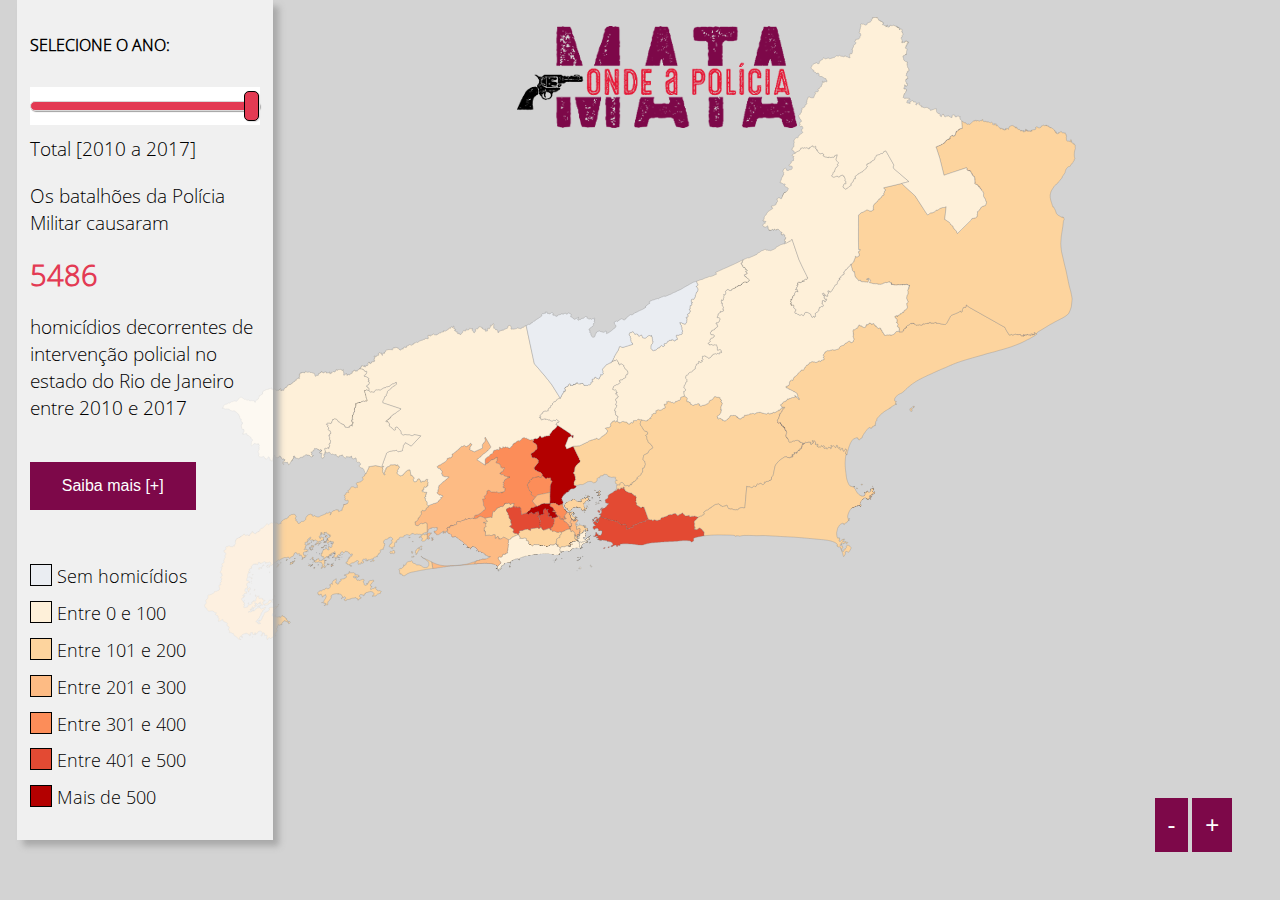
<file: index.html>
<html lang="pt-br">
<head>
  <!-- Global site tag (gtag.js) - Google Analytics -->
<script async src="https://www.googletagmanager.com/gtag/js?id=UA-116577132-1"></script>
<script>
  window.dataLayer = window.dataLayer || [];
  function gtag(){dataLayer.push(arguments);}
  gtag('js', new Date());

  gtag('config', 'UA-116577132-1');
</script>

  <meta charset="utf-8">
  <meta name="viewport" content="width=device-width, initial-scale=1.0">
  <meta name="keywords" content="Violência Policial,Autos de Resistência,Rio de Janeiro,Polícia Militar">
  <meta name="author" content="Adriano Belisário - @belisards">
  <meta http-equiv="X-UA-Compatible" content="IE=edge" />
  <link href="css/style.css" rel="stylesheet">

  <title>Onde a Polícia Mata?</title>

  <script src="js/d3.v4.min.js"></script>
  <script src="js/topojson.v2.min.js"></script>
</head>

<div class="logo">
  <img src="logo.png" alt ="Onde a Polícia Mata?"></img>
</div>


<body>
<div id="saibamais-cont" class="modal">
    <div class="modal-content">
      <span class="close">&times;</span>
       <p>
<b>Onde a Polícia Mata</b> é um projeto de mapeamento dos homicídios praticados por policiais militares do estado do Rio de Janeiro, em casos registrados como “autos de resistência”. A construção de um mapa surge da necessidade de sublinhar a desigualdade da atuação policial em diferentes áreas da metrópole fluminense e do estado, de forma a dar visibilidade às áreas com maior ocorrência de violência letal por parte do Estado. O mapa demonstra que onde a polícia mata, não por acaso, são os territórios pobres e periféricos do estado.          </p>
        <p>
Os assassinatos cometidos policiais normalmente são registrados como "autos de resistência" e classificados separadamente pelas forças de segurança pública, que alegam suposta morte por "exclusão de ilicitude”. Isto significa que o homicídio praticado pelo policial assume desde logo a presunção de que não é ilícito, contrário ao ordenamento legal, pois teria sido praticado em legítima defesa ou com o objetivo de "vencer a resistência" de supostos autores de crimes. A presunção de legalidade da ação policial não se esgota na mera classificação dos casos - a legitimação dos homicídios praticados por policiais pode ser verificável durante todo o tratamento conferido pelo sistema de justiça criminal, incluindo o Ministério Público e o Poder Judiciário. </p>
        <p>
<b>Onde a Polícia Mata</b> reúne dados sobre a distribuição dos autos de resistência nos anos entre 2010 e 2017, de acordo com as informações disponibilizadas pelo Instituto de Segurança Pública (ISP). O mapa apresenta a distribuição de acordo com a soma dos registros neste período, de acordo com as áreas de atuação de um batalhão da Polícia Militar, também chamadas de Áreas Integradas de Segurança Pública (AISPs). 
<p>
<b>Notas:</b>Em 2010, não há dados para 41° batalhão pois esta AISP foi criada naquele ano a partir da área do 9° batalhão. E, em julho de 2011, a AISP 13 foi incorporada na região 5, enquanto a AISP 1 se uniu às AISPS 4 e 5.
  </p>


</p>
        <p>Realização: <a href="https://global.org.br/" target="_blank">Justiça Global</a></p>
        <p>Apoio: <a href="http://br.boell.org/pt-br" target="_blank"> Fundação Heinrich Böll</a> e <a href="https://www.fordfoundation.org/regions/brazil/" target="_blank"> Fundação Ford</a></p>

         <p>Desenvolvimento em <a href="https://github.com/belisards/ondeapoliciamata/" target="_blank">código-aberto</a> por <a href="https://twitter.com/belisards/"" target="_blank">Adriano Belisário</a></p>
    </div>
  </div>


      <div class="zoom-cont">
    <button class="zoom" id="zoom-out">-</button>
    <button class="zoom" id="zoom-in">+</button>
  </div>
    <!-- Mapa -->
     <div id="map">
     </div>

  <div id="wrap">
<div id="legenda"></div>
<!-- Menu -->
<div class="menu">
  <div class="sliderContainer">
    <h4>SELECIONE O ANO:</h4>
    <input id="timeslide" type="range" min="0" max="8" value="8" step="1" list="ticks"/><br>
    <datalist id="ticks">
      <option>2010</option>
      <option>2011</option>
      <option>2012</option>
      <option>2013</option>
      <option>2014</option>
      <option>2015</option>
      <option>2016</option>
      <option>2017</option>
      <option>Total</option>
    </datalist>
    <span id="range">Total [2010 a 2017]</span>
  </div>

  <div class="dados">
    <p></p>
  </div>

  <br>
  <button id="saibamais">Saiba mais [+]</button>

  <!-- Legenda -->
  <div class="label-cont">
   <ul class="label label-total">
    <br />
    <li><span class="zero"></span> Sem homicídios</li><br />
    <li><span class="grau1"></span> Entre 0 e 100</li><br />
    <li><span class="grau2"></span> Entre 101 e 200</li><br />
    <li><span class="grau3"></span> Entre 201 e 300</li><br />
    <li><span class="grau4"></span> Entre 301 e 400</li><br />
    <li><span class="grau5"></span> Entre 401 e 500</li><br />
    <li><span class="grau6"></span> Mais de 500</li><br />
  </ul>
  <ul class="label label-ano hidden">
    <br />
    <li><span class="zero"></span> Sem homicídios</li><br />
    <li><span class="grau1"></span> Entre 0 e 19</li><br />
    <li><span class="grau2"></span> Entre 20 e 39</li><br />
    <li><span class="grau3"></span> Entre 40 e 59</li><br />
    <li><span class="grau4"></span> Entre 60 e 79</li><br />
    <li><span class="grau5"></span> Entre 80 e 100</li><br />
    <li><span class="grau6"></span> Mais de 100</li><br />
  </ul>
  </div>

</div>
</div>
</body>
</html>

<script>  

// Texto modal Saiba mais
var modal = document.getElementById('saibamais-cont');

// Get the button that opens the modal
var btn = document.getElementById("saibamais");

// Get the <span> element that closes the modal
var span = document.getElementsByClassName("close")[0];

// When the user clicks the button, open the modal 
btn.onclick = function() {
  modal.style.display = "block";
}

// When the user clicks on <span> (x), close the modal
span.onclick = function() {
  modal.style.display = "none";
}

// When the user clicks anywhere outside of the modal, close it
window.onclick = function(event) {
  if (event.target == modal) {
    modal.style.display = "none";
  }
}


// Setup inicial mapa

var dims = {
  width: 800,
  height: 400
};

var centered;

// Scroll
const zoom = d3.zoom()
.scaleExtent([1, 20])
.on('zoom', zoomed);


function zoomed() {
  d3.select('g').attr('transform', d3.event.transform);
  var transform = d3.event.transform; 
  g.style("stroke-width", 1.5 / transform.k + "px");
  g.attr("transform", transform);
}

// Botões
d3.select('#zoom-in').on('click', function() {
  // Smooth zooming
  zoom.scaleBy(svg.transition().duration(350), 1.5);
});
d3.select('#zoom-out').on('click', function() {
  // Ordinal zooming
  zoom.scaleBy(svg, 1 / 1.5);
});


// Timeslider
var inputValue = 'no total';
var time = ["em 2010","em 2011","em 2012","em 2013","em 2014", "em 2015", "em 2016", "em 2017", "no total"];
var timeProp = ["dez","onze", "doze", "treze", "catorze", "quinze", "dezesseis", "dezesete", "Total"];
var timeano = ["2010","2011","2012","2013","2014", "2015", "2016", "2017", "Total [2010 a 2017]"];
var ano_selecionado = 8;

// desenha o mapa
var projection = d3.geoMercator()
.translate([dims.width / 2, dims.height / 2])
.scale((dims.width)/ Math.PI);

var path = d3.geoPath().projection(projection);

var svg = d3.select("#map")
.append("svg")
.attr("preserveAspectRatio", "xMinYMin meet")
.attr("viewBox", "0 0 " + dims.width + " " + dims.height)
.classed("svg-content-responsive", true)
.call(zoom)
;

var tooltip = d3.select('#legenda').append('div')
.attr('class', 'hidden tooltip');

var g = svg.append("g");

// Carrega os dados
d3.json("autoresistenciario.json", function(error, aisp) {
  projection.fitSize([dims.width,dims.height], topojson.feature(aisp, aisp.objects.LIMITE_AISP));
  g.attr("class", "regiao")
  .selectAll("path")
  .data(topojson.feature(aisp, aisp.objects.LIMITE_AISP).features)
  .enter().append("path")
  .attr( "fill", timeMatch)
  .attr("d", path) 
  .on('mousemove', mousemoved)
  .on('mouseover', tipMouseOver) 
  .on('mouseout', mousegone)
  .on('click', clicked)
}); 


// descritivo Batalhao na direita

tipMouseOver = function(d, i) {
  var nome_ano = timeProp[ano_selecionado];
  var valor = d.properties[nome_ano];

  if (inputValue != "no total") {

  d3.select(".dados").html("<p>O " + d.properties.AISP + "° batalhão da Polícia Militar causou <b class='homicidios'>" + valor + "</b> homicídios decorrentes de intervenção policial </b>" + time[ano_selecionado]  + " e <b class='homicidios'>" +  d.properties.Total + " </b>entre 2010 e 2017</p>")

        }

      /// tooltip da direita conteudo              
    }

    var tipMouseOut = function(d) {
                  d3.select(".dados").classed("hidden", true); // 
                };

/// fim menu lateral


/// Funções que lidam com a tooltip ao mover o mouse
function mousemoved(d) {
  var nome_ano = timeProp[ano_selecionado];
  var valor = d.properties[nome_ano];
  tooltip.classed('hidden', false)
  .attr('style', 'left:' + (d3.event.clientX + 5) + 'px; top:' + (d3.event.clientY - 5) + 'px')
  .html(
   "<p>O <b>" + d.properties.AISP + "° BATALHÃO</b> causou <b>" + valor + " homicídios </b>" + time[ano_selecionado]   +  "</p><p>Regiões: " + d.properties.bairros  + "</p>"
                     
          )  
}

function mousegone() {
    tooltip.classed('hidden', true);
  }

/// Zoom no click
function clicked(d) {

  var x, y, k;

  if (d && centered !== d) {
    var centroid = path.centroid(d);
    x = centroid[0];
    y = centroid[1];
    k = 4;
    centered = d;
  } else {
    x = dims.width / 2;
    y = dims.height / 2;
    k = 1;
    centered = null;
  }

  g.selectAll("path")
  .classed("active", centered && function(d) { return d === centered; });

  g.transition()
  .duration(1500)
  .attr("transform", "translate(" + dims.width / 2 + "," + dims.height / 2 + ")scale(" + k + ")translate(" + -x + "," + -y + ")")
  .style("stroke-width", 1.5 / k + "px");
}
/// Fim do Zoom


// Atualiza as cores quando move o filtro
d3.select("#timeslide").on("input", function() {
  ano_selecionado = this.value
  update(+this.value);
});

function update(value) {
  document.getElementById("range").innerHTML=timeano[value];
  inputValue = time[value];
  d3.selectAll("path")
  .style("fill", timeMatch)
  ;
}

function timeMatch(aisp) {
  if (inputValue != "no total") {
   d3.select('.label-ano').classed('hidden', false);
   d3.select('.label-total').classed('hidden', true);
   var nome_ano = timeProp[ano_selecionado];
  var totais_ano = ["855","523","419","416","584","645","925","1124"];
  
  d3.select(".dados").html("<p>Os batalhões da Polícia Militar causaram</p><b class='homicidios'>" + totais_ano[ano_selecionado] + "</b><p>homicídios decorrentes de intervenção policial no estado do Rio de Janeiro em " + timeano[ano_selecionado]);


   if (aisp.properties[nome_ano] == "0") {
    return '#eaedf2'
  }
  if (aisp.properties[nome_ano] >= "1" && aisp.properties[nome_ano] <= "19") {
    return '#fef0d9'
  }
  if (aisp.properties[nome_ano] >= "20" && aisp.properties[nome_ano] <= "39") {
    return '#fdd49e'
  }
  if (aisp.properties[nome_ano] >= "40" && aisp.properties[nome_ano] <= "59") {
    return '#fdbb84'
  }
  if (aisp.properties[nome_ano] >= "60" && aisp.properties[nome_ano] <= "79") {
    return '#fc8d59'
  }
  if (aisp.properties[nome_ano] >= "80" && aisp.properties[nome_ano] <= "99") {
    return '#e34a33'
  }
  if (aisp.properties[nome_ano] >= "100") {
    return '#b30000'
  }
  else {
    return 'black'
  }
}
else  {
  d3.select('.label-ano').classed('hidden', true);
  d3.select('.label-total').classed('hidden', false);
d3.select(".dados").html("<p>Os batalhões da Polícia Militar causaram</p><b class='homicidios'>5486</b><p>homicídios decorrentes de intervenção policial no estado do Rio de Janeiro entre 2010 e 2017</p>");
  if (aisp.properties.Total < "1") {
    return '#eaedf2'
  }
  if (aisp.properties.Total > "0" && aisp.properties.Total <= "50") {
    return '#fef0d9'
  }
  if (aisp.properties.Total >= "50" && aisp.properties.Total <= "100") {
    return '#fdd49e'
  }
  if (aisp.properties.Total >= "100" && aisp.properties.Total < "200") {
    return '#fdbb84'
  }
  if (aisp.properties.Total >= "200" && aisp.properties.Total < "350") {
    return '#fc8d59'
  }
  if (aisp.properties.Total >= "350" && aisp.properties.Total < "500") {
    return '#e34a33'
  }
  if (aisp.properties.Total >= "500" && aisp.properties.Total <= "560") {
    return '#b30000'
  }
  else {
    return 'black'
  ;
  }
}
;
}  

</script>
</file>
<file: css/style.css>
* {
    box-sizing: border-box;
}

@font-face {
  font-family: 'Open Sans';
  src: local('Open Sans Light'), local('OpenSans-Light'), url(fonte.ttf) format('truetype');
}

body { 
  overflow-x: hidden;
  padding: 1vh;
  color: black;
  font-family: 'Open Sans';
  font-size: 16px;
  background-color: LightGray;
}

.logo {  
  text-align:center; 
  padding: 1vh;
  z-index: 3;
  position: absolute;
  width: 100%;
}

a {
  color: #e33a53;
}

ul {
  padding: 0;
}

li { 
  margin-top:1vw;
 }


.svg-content-responsive { 
  height: 100%;
   }


/* desabilita seleção de texto*/    
svg text {
  -webkit-touch-callout: none;
  -webkit-user-select: none;
  -moz-user-select: none;
  -ms-user-select: none;
  user-select: none;
  pointer-events: none;
}


#wrap { 
    position: absolute;
    top: 0;
    width: 20%;
    z-index: 3;
     }


.menu { 
  background-color: rgb(252, 252, 252); /*fallback*/
  background-color: rgba(252, 252, 252, 0.7);
  padding: 1vw; 
  box-shadow: 0.5vw 0.5vw 0.5vw DarkGray;
  flex-direction: column;
  margin-bottom: 2vh;
}  

.sliderContainer, #timeslide {
  width: 100%;
}

/* caixas de zoom*/
.zoom-cont { 
 position: absolute;
 right: 3em;
 bottom: 3em;
}


.zoom {
  background-color: #7D0849;
  border: none;
  color: white;
  padding: 1vw;
  text-align: center;
  text-decoration: none;
  display: inline-block;
  font-size: 1.5em;
  cursor: pointer;
  position: relative;
}

#range {
  font-size: 1.2em;
}

.hidden {
  display: none;
}

/* MEDIA QUERIES */

@media only screen and (max-width: 800px) {


.svg-content-responsive { 
  height: max-content;
  margin-bottom: 2vh;
   }

.logo { 
  position: relative;
 }

  #map {
   height: auto !important;
   margin-top: 3% !important;
   order: 1;
 }

 .menu {
order:2;
  width: 100% !important;   
}

 #wrap {
  width: 100%;
  position: relative;
 }

.zoom-cont { 
  right:0;
  bottom:0;
  margin-top:1em;
  position: relative !important;
  padding-bottom: 3%;
}


.tooltip {

  position: relative !important;
width: 100% !important;
left: 0px !important;
top: 10% !important;
max-width: none !important;
}

}
/*fim media queries*/
/* labels */

.label-cont { 
display: flex;
}

.label { 
  list-style: none; 
  font-size: 1.1em;
}
.label li { float: left; margin-right: 10px; }
.label span { border: 1px solid black; float: left; width: 22px; height: 22px; margin-right: 5px; }
.label .zero { background-color: #eaedf2; }
.label .grau1 { background-color: #fef0d9; }
.label .grau2 { background-color: #fdd49e; }
.label .grau3 { background-color: #fdbb84; }
.label .grau4 { background-color: #fc8d59; }
.label .grau5 { background-color: #e34a33; }
.label .grau6 { background-color: #b30000; }

.tooltip {
  font-family: 'Open Sans';
  background-color: white;
  color: black;
  border: 0.5px solid;
  border-color: gray;
  position: fixed;
  min-width: 130px;
  max-width: 25%;
  padding: 2px; 
  margin-top: 10px;
  z-index: 2;
}

.homicidios {
  font-size: 1.5em;
  padding: 0;
  color: #e33a53;
  font-weight: bold;
}

.regiao path:hover {
  opacity: 0.8;
}

.regiao path {
  stroke: gray;
  stroke-width: 0.2px;    }

  .regiao path {
    border: black;
  }


  .dados {
    font-size: 1.2em;
  }
  .anos, .dados{
    text-align: left;
  }

  #map {
    flex: 4;
    display: flex;
    top: 10px;
    z-index: 1;
  }


/*timeslider*/


input[type=range] {
  height: 38px;
  -webkit-appearance: none;
  margin: 10px 0;
  width: 100%;
}
input[type=range]:focus {
  outline: none;
}
input[type=range]::-webkit-slider-runnable-track {
  width: 100%;
  height: 10px;
  cursor: pointer;
  animate: 0.2s;
  box-shadow: 1px 1px 1px #A1A1A1;
  background: #e33a53;
  border-radius: 5px;
  border: 1px solid #D9D9D9;
}
input[type=range]::-webkit-slider-thumb {
  box-shadow: 1px 1px 1px #E0E0E0;
  border: 1px solid #000000;
  height: 30px;
  width: 15px;
  border-radius: 5px;
  background: #e33a53;
  cursor: pointer;
  -webkit-appearance: none;
  margin-top: -11px;
}
input[type=range]:focus::-webkit-slider-runnable-track {
  background: #e33a53;
}
input[type=range]::-moz-range-track {
  width: 100%;
  height: 10px;
  cursor: pointer;
  animate: 0.2s;
  box-shadow: 1px 1px 1px #A1A1A1;
  background: #e33a53;
  border-radius: 5px;
  border: 1px solid #D9D9D9;
}
input[type=range]::-moz-range-thumb {
  box-shadow: 1px 1px 1px #E0E0E0;
  border: 1px solid #000000;
  height: 30px;
  width: 15px;
  border-radius: 5px;
  background: Crimson;
  cursor: pointer;
}
input[type=range]::-ms-track {
  width: 100%;
  height: 10px;
  cursor: pointer;
  animate: 0.2s;
  background: transparent;
  border-color: transparent;
  color: transparent;
}
input[type=range]::-ms-fill-lower {
  background: #e33a53;
  border: 1px solid #D9D9D9;
  border-radius: 10px;
  box-shadow: 1px 1px 1px #A1A1A1;
}
input[type=range]::-ms-fill-upper {
  background: #e33a53;
  border: 1px solid #D9D9D9;
  border-radius: 10px;
  box-shadow: 1px 1px 1px #A1A1A1;
}
input[type=range]::-ms-thumb {
  margin-top: 1px;
  box-shadow: 1px 1px 1px #E0E0E0;
  border: 1px solid #000000;
  height: 30px;
  width: 15px;
  border-radius: 5px;
  background: #e33a53;
  cursor: pointer;
}
input[type=range]:focus::-ms-fill-lower {
  background: MediumVioletRed ;
}
input[type=range]:focus::-ms-fill-upper {
  background: MediumVioletRed ;
}
/*
modal box*/

/* The Modal (background) */
.modal {
  display: none; /* Hidden by default */
  position: absolute; /* Stay in place */
  z-index: 5; /* Sit on top */
  padding-top: 100px; /* Location of the box */
  left: 0;
  top: 0;
  width: 100%; /* Full width */
  height: 100%; /* Full height */
  overflow: auto; /* Enable scroll if needed */
  background-color: rgb(0,0,0); /* Fallback color */
  background-color: rgba(0,0,0,0.4); /* Black w/ opacity */
}

/* Modal Content */
.modal-content {
  text-align: center;
  background-color: #fefefe;
  margin: auto;
  padding: 20px;
  border: 1px solid #888;
  width: 80%;
}

/* The Close Button */
.close {
  color: #e33a53;
  float: right;
  font-size: 28px;
  font-weight: bold;
}

.close:hover,
.close:focus {
  color: #000;
  text-decoration: none;
  cursor: pointer;
}

#saibamais {
  background-color: #7D0849;
  border: none;
  color: white;
  padding: 15px 32px;
  text-align: center;
  text-decoration: none;
  display: inline-block;
  font-size: 16px;
}
</file>
